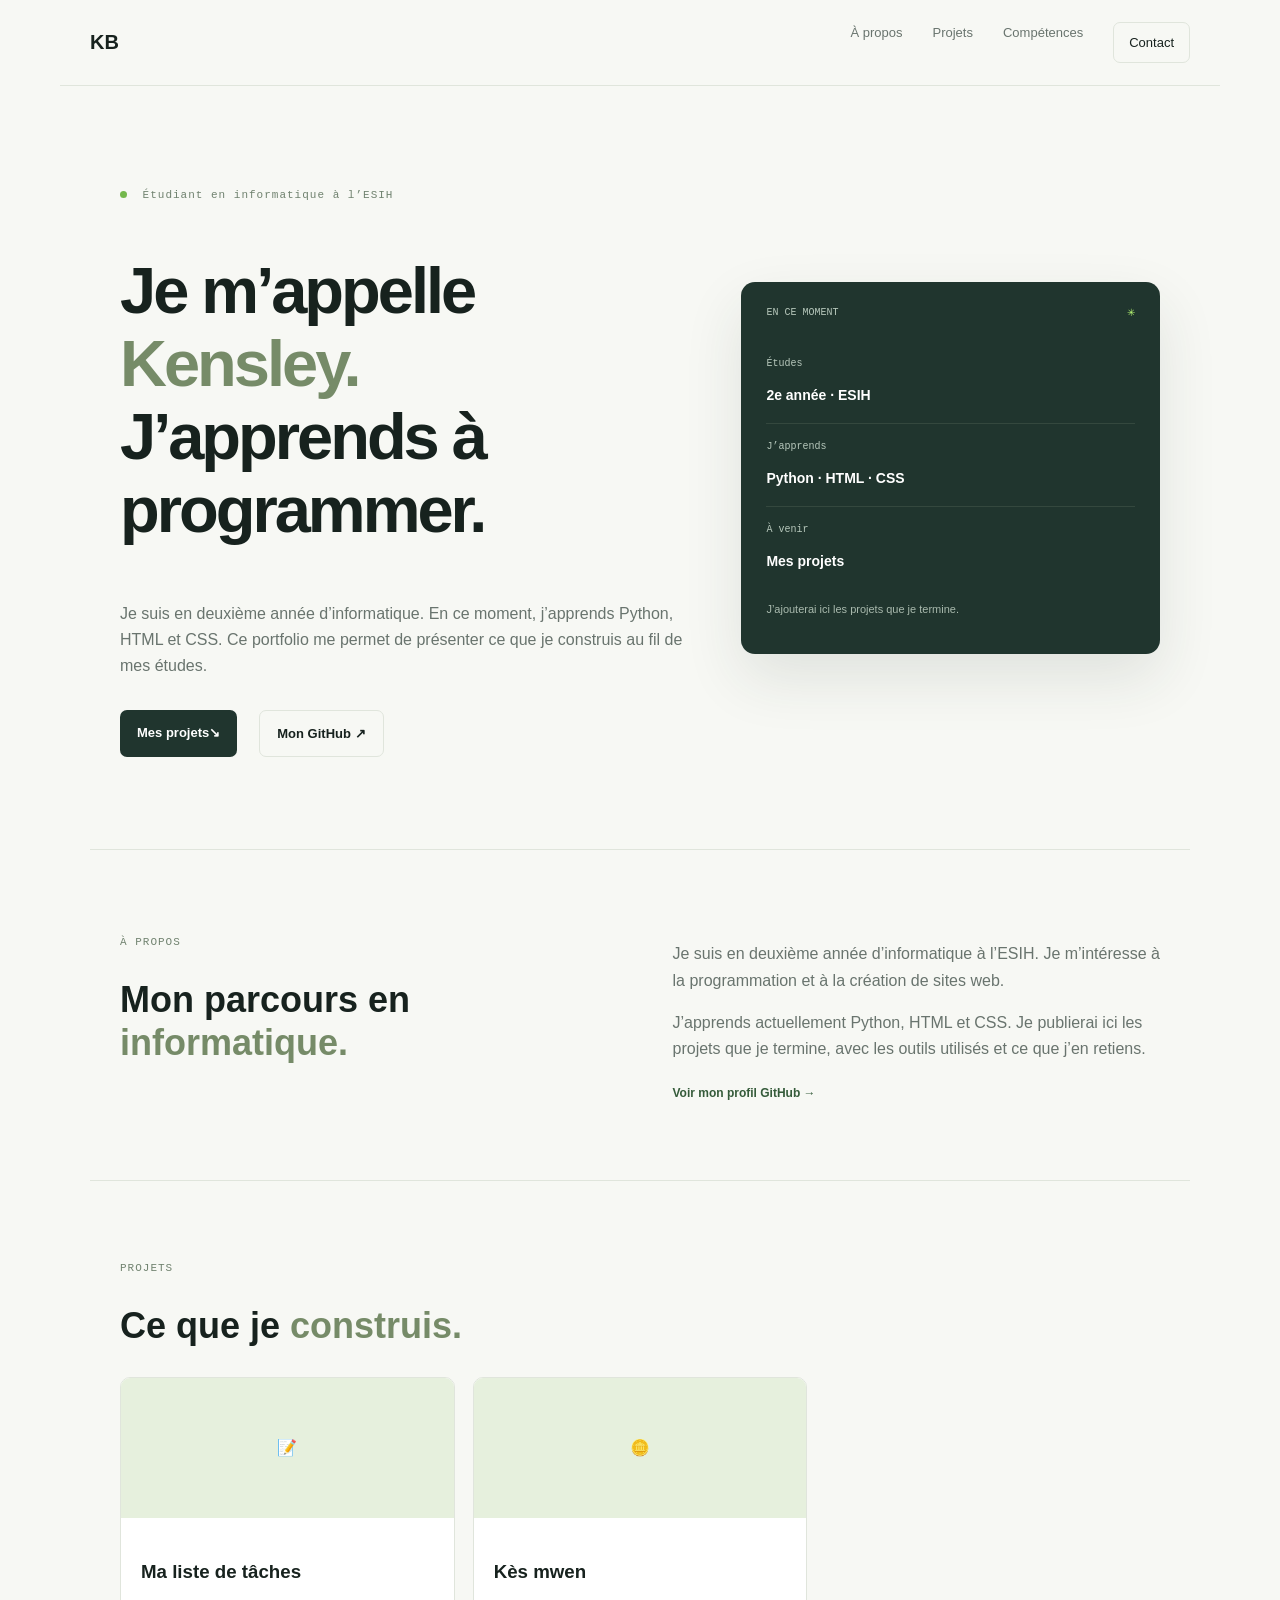
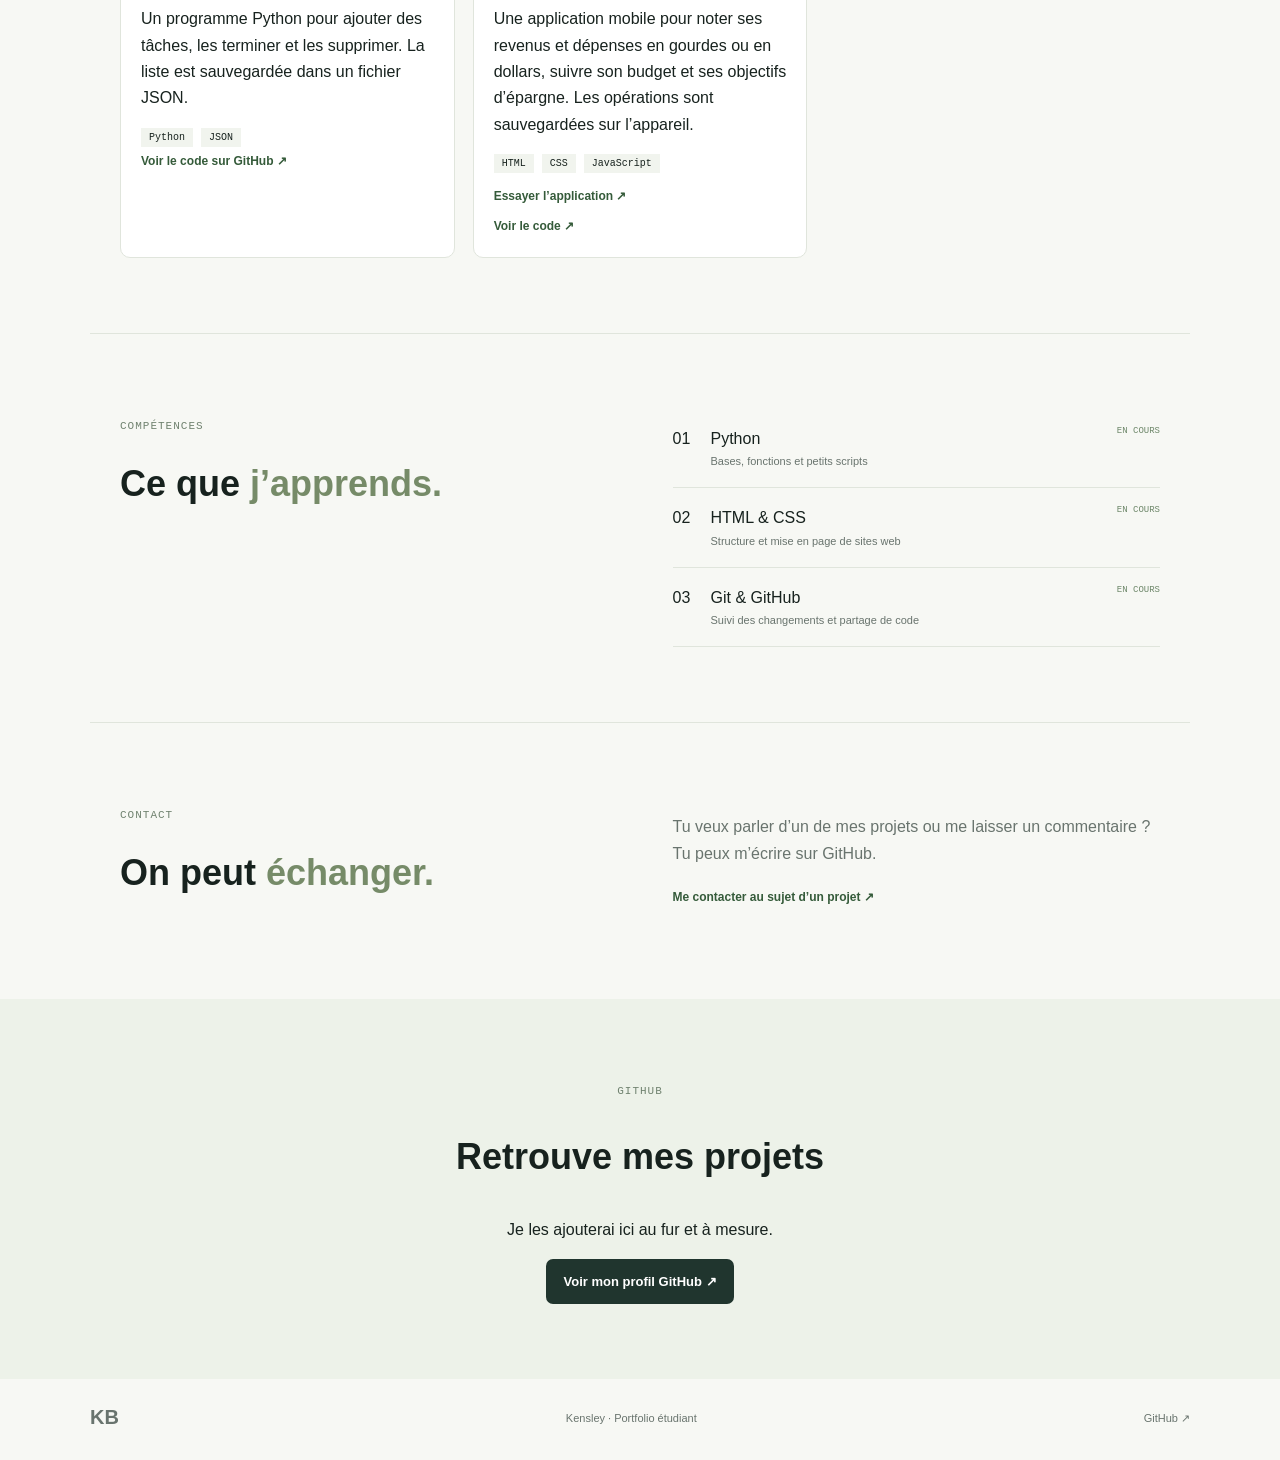
<file: index.html>
<!doctype html>
<html lang="fr">
<head>
  <meta charset="utf-8">
  <meta name="viewport" content="width=device-width, initial-scale=1">
  <meta name="description" content="Portfolio de Kensley, étudiant en informatique à l’ESIH.">
  <title>Kensley — Portfolio</title>
  <link rel="stylesheet" href="style.css">
</head>
<body>
  <header class="topbar"><a class="brand" href="#accueil">KB</a><nav aria-label="Navigation principale"><a href="#apropos">À propos</a><a href="#projets">Projets</a><a href="#competences">Compétences</a><a class="contact-link" href="#contact">Contact</a></nav></header>
  <main>
    <section class="hero" id="accueil">
      <div class="hero-copy"><p class="eyebrow"><span class="status-dot"></span> Étudiant en informatique à l’ESIH</p><h1>Je m’appelle <span>Kensley.</span><br>J’apprends à programmer.</h1><p class="intro">Je suis en deuxième année d’informatique. En ce moment, j’apprends Python, HTML et CSS. Ce portfolio me permet de présenter ce que je construis au fil de mes études.</p><div class="actions"><a class="button primary" href="#projets">Mes projets <span aria-hidden="true">↘</span></a><a class="button secondary" href="https://github.com/kensleybadette88-cmd" target="_blank" rel="noreferrer">Mon GitHub ↗</a></div></div>
      <div class="hero-card" aria-label="Mon parcours"><div class="card-top"><span>EN CE MOMENT</span><span class="spark">✳</span></div><div class="profile-facts"><p><span>Études</span><strong>2e année · ESIH</strong></p><p><span>J’apprends</span><strong>Python · HTML · CSS</strong></p><p><span>À venir</span><strong>Mes projets</strong></p></div><p class="card-note">J’ajouterai ici les projets que je termine.</p></div>
    </section>
    <section class="section about" id="apropos"><div class="section-heading"><p class="eyebrow">À PROPOS</p><h2>Mon parcours en <span>informatique.</span></h2></div><div class="about-text"><p>Je suis en deuxième année d’informatique à l’ESIH. Je m’intéresse à la programmation et à la création de sites web.</p><p>J’apprends actuellement Python, HTML et CSS. Je publierai ici les projets que je termine, avec les outils utilisés et ce que j’en retiens.</p><a class="text-link" href="https://github.com/kensleybadette88-cmd" target="_blank" rel="noreferrer">Voir mon profil GitHub →</a></div></section>
    <section class="section projects" id="projets"><div class="section-heading"><p class="eyebrow">PROJETS</p><h2>Ce que je <span>construis.</span></h2></div><div class="project-grid"><article class="project-card">
  <div class="project-visual" aria-hidden="true">📝</div>
  <div class="project-content">
    <h3>Ma liste de tâches</h3>
    <p>Un programme Python pour ajouter des tâches, les terminer et les supprimer. La liste est sauvegardée dans un fichier JSON.</p>
    <div class="tags"><span>Python</span><span>JSON</span></div>
    <a class="text-link" href="https://github.com/kensleybadette88-cmd/liste-de-taches" target="_blank" rel="noreferrer">Voir le code sur GitHub ↗</a>
  </div>
</article>
<article class="project-card">
  <div class="project-visual" aria-hidden="true">🪙</div>
  <div class="project-content">
    <h3>Kès mwen</h3>
    <p>Une application mobile pour noter ses revenus et dépenses en gourdes ou en dollars, suivre son budget et ses objectifs d’épargne. Les opérations sont sauvegardées sur l’appareil.</p>
    <div class="tags"><span>HTML</span><span>CSS</span><span>JavaScript</span></div>
    <div class="project-links"><a class="text-link" href="https://kensleybadette88-cmd.github.io/kes-mwen/">Essayer l’application ↗</a><a class="text-link" href="https://github.com/kensleybadette88-cmd/kensleybadette88-cmd.github.io/tree/main/kes-mwen" target="_blank" rel="noreferrer">Voir le code ↗</a></div>
  </div>
</article></div></section>
    <section class="section skills" id="competences"><div class="section-heading"><p class="eyebrow">COMPÉTENCES</p><h2>Ce que <span>j’apprends.</span></h2></div><div class="skill-list"><div><span class="skill-number">01</span><span class="skill-name">Python</span><span class="skill-detail">Bases, fonctions et petits scripts</span><span class="skill-level">EN COURS</span></div><div><span class="skill-number">02</span><span class="skill-name">HTML & CSS</span><span class="skill-detail">Structure et mise en page de sites web</span><span class="skill-level">EN COURS</span></div><div><span class="skill-number">03</span><span class="skill-name">Git & GitHub</span><span class="skill-detail">Suivi des changements et partage de code</span><span class="skill-level">EN COURS</span></div></div></section>
    <section class="section contact" id="contact"><div class="section-heading"><p class="eyebrow">CONTACT</p><h2>On peut <span>échanger.</span></h2></div><div class="about-text"><p>Tu veux parler d’un de mes projets ou me laisser un commentaire ? Tu peux m’écrire sur GitHub.</p><a class="text-link" href="https://github.com/kensleybadette88-cmd/liste-de-taches/issues/new" target="_blank" rel="noreferrer">Me contacter au sujet d’un projet ↗</a></div></section>
    <section class="closing"><p class="eyebrow">GITHUB</p><h2>Retrouve mes projets</h2><p>Je les ajouterai ici au fur et à mesure.</p><a class="button primary" href="https://github.com/kensleybadette88-cmd" target="_blank" rel="noreferrer">Voir mon profil GitHub ↗</a></section>
  </main>
  <footer><a class="brand" href="#accueil">KB</a><span>Kensley · Portfolio étudiant</span><a href="https://github.com/kensleybadette88-cmd" target="_blank" rel="noreferrer">GitHub ↗</a></footer>
</body>
</html>
</file>
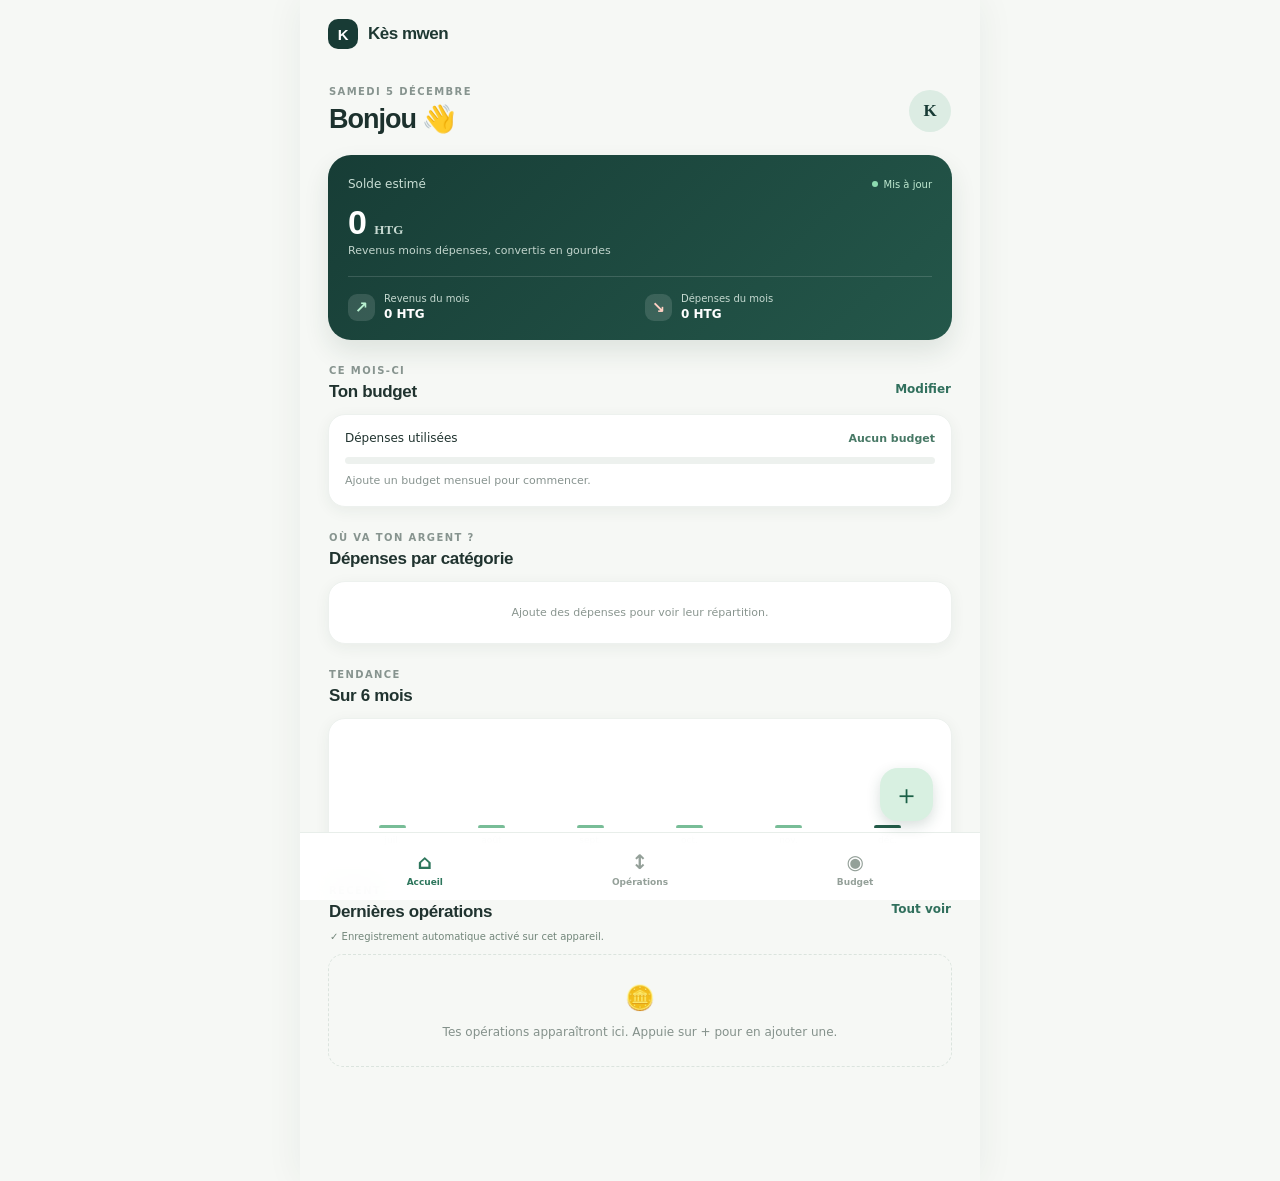
<file: kes-mwen/index.html>
<!doctype html>
<html lang="fr">
<head>
  <meta charset="utf-8">
  <meta name="viewport" content="width=device-width, initial-scale=1, viewport-fit=cover">
  <meta name="theme-color" content="#183b35">
  <meta name="description" content="Kès mwen, ton carnet simple pour suivre revenus, dépenses et épargne.">
  <link rel="manifest" href="manifest.webmanifest">
  <link rel="icon" href="icon.svg" type="image/svg+xml">
  <link rel="stylesheet" href="style.css">
  <link rel="stylesheet" href="goals.css">
  <title>Kès mwen</title>
</head>
<body>
  <header class="topbar">
    <a class="brand" href="#accueil" aria-label="Kès mwen, accueil"><span class="brand-mark">K</span><span>Kès mwen</span></a>
    <button class="icon-button" id="install-button" hidden aria-label="Installer l’application" title="Installer">↓</button>
  </header>

  <main>
    <section class="screen active" id="screen-home" aria-labelledby="greeting">
      <div class="greeting-row"><div><p class="eyebrow" id="today-label">MON ESPACE</p><h1 id="greeting">Bonjou 👋</h1></div><span class="avatar">K</span></div>
      <article class="balance-card">
        <div class="card-top"><span>Solde estimé</span><span class="live-dot">Mis à jour</span></div>
        <div class="balance" id="balance-total">0 <small>HTG</small></div>
        <p class="balance-note">Revenus moins dépenses, convertis en gourdes</p>
        <div class="balance-pills"><div><span class="pill-icon income-icon">↗</span><div><small>Revenus du mois</small><strong id="income-total">0 HTG</strong></div></div><div><span class="pill-icon expense-icon">↘</span><div><small>Dépenses du mois</small><strong id="expense-total">0 HTG</strong></div></div></div>
      </article>
      <div class="section-heading"><div><p class="eyebrow">CE MOIS-CI</p><h2>Ton budget</h2></div><button class="text-button" data-go="budget">Modifier</button></div>
      <article class="panel budget-panel"><div class="budget-heading"><span>Dépenses utilisées</span><strong id="budget-label">Aucun budget</strong></div><div class="progress-track"><div id="budget-progress" class="progress-fill"></div></div><p id="budget-message" class="muted">Ajoute un budget mensuel pour commencer.</p></article>
      <div class="section-heading"><div><p class="eyebrow">OÙ VA TON ARGENT ?</p><h2>Dépenses par catégorie</h2></div></div><article class="panel chart-panel"><div id="category-chart" class="chart-list"></div></article>
      <div class="section-heading"><div><p class="eyebrow">TENDANCE</p><h2>Sur 6 mois</h2></div></div><article class="panel chart-panel"><div id="monthly-chart" class="monthly-chart"></div></article>
      <div class="section-heading"><div><p class="eyebrow">RÉCENT</p><h2>Dernières opérations</h2></div><button class="text-button" data-go="history">Tout voir</button></div><p class="save-status"></p>
      <div id="recent-list" class="transaction-list"></div>
    </section>

    <section class="screen" id="screen-history" aria-labelledby="history-title">
      <div class="page-heading"><p class="eyebrow">TON ARGENT</p><h1 id="history-title">Opérations</h1><p class="muted">Garde un œil sur les mouvements de ton argent.</p></div>
      <div class="filter-row"><button class="filter-chip selected" data-filter="all">Tout</button><button class="filter-chip" data-filter="income">Revenus</button><button class="filter-chip" data-filter="expense">Dépenses</button></div>
      <p class="save-status"></p>
      <div id="all-list" class="transaction-list full-list"></div>
    </section>

    <section class="screen" id="screen-budget" aria-labelledby="budget-title">
      <div class="page-heading"><p class="eyebrow">TES REPÈRES</p><h1 id="budget-title">Budget & épargne</h1><p class="muted">Choisis des objectifs simples qui te ressemblent.</p></div>
      <article class="panel settings-panel"><div class="panel-title"><span class="setting-icon">◎</span><div><h2>Budget mensuel</h2><p>Limite totale de dépenses</p></div></div><form id="budget-form" class="inline-form"><label class="sr-only" for="budget-input">Budget mensuel en gourdes</label><input id="budget-input" inputmode="decimal" placeholder="Ex. 15 000" autocomplete="off"><span>HTG</span><button class="small-button">Enregistrer</button></form></article>
      <article class="panel settings-panel"><div class="panel-title"><span class="setting-icon save-icon">✦</span><div><h2>Objectifs d’épargne</h2><p>Indique séparément ce que tu as déjà mis de côté</p></div></div><div id="goals-list" class="goals-list"></div><form id="goal-form" class="inline-form goal-form"><label class="sr-only" for="goal-name-input">Nom de l’objectif</label><input id="goal-name-input" placeholder="Nom, ex. Études" maxlength="35"><label class="sr-only" for="goal-input">Montant de l’objectif en gourdes</label><input id="goal-input" inputmode="decimal" placeholder="Objectif HTG" autocomplete="off"><button class="small-button">Ajouter</button></form></article>
      <article class="panel settings-panel"><div class="panel-title"><span class="setting-icon rate-icon">$</span><div><h2>Taux de change</h2><p>Gourdes pour 1 dollar américain</p></div></div><form id="rate-form" class="inline-form"><label class="sr-only" for="rate-input">Taux HTG pour 1 USD</label><input id="rate-input" inputmode="decimal" placeholder="Ex. 130" autocomplete="off"><span>HTG / USD</span><button class="small-button">Enregistrer</button></form><p class="hint">Entre un taux fiable toi-même. Il sera conservé avec chaque opération en dollars.</p></article>
      <article class="panel settings-panel"><div class="panel-title"><span class="setting-icon">＋</span><div><h2>Mes catégories</h2><p>Ajoute tes propres catégories</p></div></div><form id="category-form" class="inline-form"><label class="sr-only" for="category-new">Nom de la catégorie</label><input id="category-new" maxlength="24" placeholder="Ex. Factures, animaux…"><button class="small-button">Ajouter</button></form><div id="custom-category-list" class="category-chips"></div></article>
      <article class="panel settings-panel"><div class="panel-title"><span class="setting-icon rate-icon">⇧</span><div><h2>Sauvegarde & export</h2><p>Garde une copie de tes données</p></div></div><div class="action-grid"><button class="outline-button" id="export-csv">Exporter CSV</button><button class="outline-button" id="export-backup">Sauvegarder</button><label class="outline-button file-button" for="import-backup">Restaurer une copie<input id="import-backup" type="file" accept="application/json" hidden></label></div></article>
      <article class="panel settings-panel"><div class="panel-title"><span class="setting-icon rate-icon">⌑</span><div><h2>Code PIN</h2><p id="pin-status">Aucun code configuré</p></div></div><form id="pin-form" class="inline-form"><label class="sr-only" for="pin-input">Code PIN de 4 à 8 chiffres</label><input id="pin-input" inputmode="numeric" pattern="[0-9]{4,8}" maxlength="8" placeholder="4 à 8 chiffres" autocomplete="new-password"><button class="small-button" id="pin-submit">Activer</button></form><button class="text-button remove-pin" id="remove-pin" hidden>Retirer le code PIN</button><p class="hint">Le PIN ajoute une barrière simple sur cet appareil; ce n’est pas un coffre-fort et ne chiffre pas les données.</p></article>
      <p class="privacy-note">🔒 Tes données restent dans ce navigateur. Elles ne sont pas synchronisées entre appareils.</p>
    </section>
  </main>

  <button class="fab" id="add-button" aria-label="Ajouter une opération">＋</button>
  <nav class="bottom-nav" aria-label="Navigation principale"><button class="nav-item active" data-tab="home"><span>⌂</span>Accueil</button><button class="nav-item" data-tab="history"><span>↕</span>Opérations</button><button class="nav-item" data-tab="budget"><span>◉</span>Budget</button></nav>

  <div class="modal-backdrop" id="modal" hidden>
    <section class="sheet" role="dialog" aria-modal="true" aria-labelledby="form-title">
      <div class="sheet-handle"></div><div class="sheet-header"><div><p class="eyebrow">OPÉRATION</p><h2 id="form-title">Ajouter un mouvement</h2></div><button class="close-button" id="close-modal" aria-label="Fermer">×</button></div>
      <form id="transaction-form">
        <div class="type-switch"><button type="button" class="type-option selected" data-type="expense">Dépense</button><button type="button" class="type-option" data-type="income">Revenu</button></div>
        <label class="field-label" for="amount-input">Montant</label><div class="amount-field"><input id="amount-input" inputmode="decimal" placeholder="0,00" required autocomplete="off"><select id="currency-input" aria-label="Devise"><option value="HTG">HTG</option><option value="USD">USD</option></select></div>
        <p id="rate-hint" class="hint rate-hint" hidden></p>
        <label class="field-label" for="description-input">Description <span class="muted">(facultatif)</span></label><input class="text-input" id="description-input" maxlength="70" placeholder="Ex. Transport, salaire…">
        <label class="field-label" for="category-input">Catégorie</label><select class="text-input" id="category-input"><option>Alimentation</option><option>Transport</option><option>Logement</option><option>Études</option><option>Santé</option><option>Loisirs</option><option>Travail</option><option>Épargne</option><option>Autre</option></select>
        <label class="field-label" for="date-input">Date</label><input class="text-input" id="date-input" type="date" required>
        <button class="submit-button" type="submit">Enregistrer l’opération</button>
      </form>
    </section>
  </div>
  <div class="lock-screen" id="lock-screen" hidden><div class="lock-card"><span class="brand-mark lock-mark">K</span><p class="eyebrow">KÈS MWEN</p><h1>Entre ton code PIN</h1><form id="unlock-form"><label class="sr-only" for="unlock-pin">Code PIN</label><input id="unlock-pin" inputmode="numeric" pattern="[0-9]{4,8}" maxlength="8" type="password" placeholder="••••" autocomplete="current-password" required><button class="submit-button">Déverrouiller</button></form><p class="hint" id="unlock-message">Tes données sont enregistrées sur cet appareil.</p></div></div>
  <div class="toast" id="toast" role="status" aria-live="polite"></div>
  <script src="app.js" defer></script>
</body>
</html>
</file>
<file: style.css>
:root{--ink:#17221e;--muted:#69746e;--paper:#f7f8f4;--green:#bafa75;--line:#e0e5dc;--deep:#20352e;--mono:monospace;--sans:Arial,sans-serif}*{box-sizing:border-box}html{scroll-behavior:smooth}body{margin:0;background:var(--paper);color:var(--ink);font-family:var(--sans);line-height:1.65}a{color:inherit;text-decoration:none}.topbar,footer{max-width:1160px;margin:auto;padding:22px 30px;display:flex;justify-content:space-between;align-items:center}.topbar{border-bottom:1px solid var(--line)}.brand{font-weight:800;font-size:20px}.topbar nav{display:flex;gap:30px;font-size:13px}.topbar nav a:not(.contact-link){color:var(--muted)}.contact-link{border:1px solid var(--line);padding:9px 15px;border-radius:7px}.hero{max-width:1100px;margin:auto;min-height:560px;padding:92px 30px;display:grid;grid-template-columns:1.15fr .85fr;align-items:center;gap:55px}.eyebrow{font:11px var(--mono);letter-spacing:1px;color:#70826f}.status-dot{display:inline-block;width:7px;height:7px;background:#74b84c;border-radius:50%;margin-right:8px}.hero h1{font-size:clamp(40px,5.2vw,65px);line-height:1.12;letter-spacing:-3px}.hero h1 span,.section-heading h2 span{color:#768b68}.intro,.about-text{color:var(--muted)}.actions{display:flex;gap:12px;margin-top:30px}.button{display:inline-flex;padding:12px 17px;border-radius:7px;font-size:13px;font-weight:700}.primary{background:var(--deep);color:white}.secondary{border:1px solid var(--line);margin-left:10px}.hero-card{background:var(--deep);color:white;border-radius:14px;padding:25px;box-shadow:0 24px 60px #20352e1c}.card-top{display:flex;justify-content:space-between;color:#b7c8bc;font:10px var(--mono)}.spark{color:var(--green)}.code-window{background:#182821;border:1px solid #34483e;border-radius:8px;margin-top:25px;padding:18px}.code-window pre{white-space:pre-wrap;font:12px/2 var(--mono);color:#e0eadf}.code-purple{color:#d6a5ff}.code-yellow{color:#ffe38d}.code-green{color:var(--green)}.code-blue{color:#9dd5ff}.card-note{color:#a9baae;font-size:11px}.section{max-width:1100px;margin:auto;padding:75px 30px;border-top:1px solid var(--line)}.about,.skills,.contact{display:grid;grid-template-columns:1fr 1fr;gap:65px}.section-heading h2{font-size:36px;line-height:1.2}.text-link{color:#355b3a;font-weight:bold;font-size:12px}.projects{padding-top:70px}.project-grid{display:grid;grid-template-columns:repeat(3,1fr);gap:18px;margin-top:25px}.project-card{background:white;border:1px solid var(--line);border-radius:10px;overflow:hidden}.project-visual{height:140px;display:grid;place-items:center;background:#e6f0dd}.project-content{padding:20px}.tags{display:flex;gap:8px}.tags span{background:#f1f4ee;padding:4px 8px;font:10px var(--mono)}.skill-list>div{display:grid;grid-template-columns:38px 1fr auto;padding:17px 0;border-bottom:1px solid var(--line)}.skill-detail{grid-column:2;color:var(--muted);font-size:11px}.skill-level{grid-column:3;grid-row:1/3;font:9px var(--mono);color:#6d8769}.closing{text-align:center;padding:75px 20px;background:#edf2e9}.closing h2{font-size:36px}footer{font-size:11px;color:var(--muted)}@media(max-width:760px){.hero{grid-template-columns:1fr;padding:65px 24px;gap:30px}.hero h1{font-size:45px}.section{padding:55px 24px}.about,.skills,.contact{grid-template-columns:1fr;gap:20px}.project-grid{grid-template-columns:1fr 1fr}.topbar nav{gap:12px}.topbar nav a:not(.contact-link){display:none}}@media(max-width:500px){.project-grid{grid-template-columns:1fr}.skill-level{display:none}footer{gap:10px;font-size:9px}}
.profile-facts{margin-top:22px}.profile-facts p{display:flex;flex-direction:column;gap:5px;margin:0;padding:14px 0;border-bottom:1px solid #34483e}.profile-facts p:last-child{border:0}.profile-facts span{font:10px var(--mono);color:#b7c8bc}.profile-facts strong{font-size:14px;color:white}

.profile-facts p{gap:12px;padding:17px 0}.profile-facts span{display:block;margin-bottom:4px}.profile-facts strong{display:block;line-height:1.5}

.project-links{display:grid;gap:10px;margin-top:14px}.project-links .text-link{display:block}
</file>
<file: kes-mwen/style.css>
:root{font-family:'DM Sans',system-ui,sans-serif;color:#20332f;background:#f6f8f5;font-synthesis:none;font-optical-sizing:auto;--green:#183b35;--mint:#d9eee3;--muted:#84928d;--line:#e8eeea;--white:#fff}*{box-sizing:border-box}body{margin:0;min-width:320px;max-width:680px;margin-inline:auto;background:#f6f8f5;min-height:100vh;padding-bottom:calc(90px + env(safe-area-inset-bottom));-webkit-tap-highlight-color:transparent}button,input,select{font:inherit}button{cursor:pointer}.topbar{height:68px;padding:0 22px;display:flex;align-items:center;justify-content:space-between;background:#f6f8f5}.brand{display:flex;align-items:center;gap:10px;text-decoration:none;color:#1e3832;font-family:Manrope,sans-serif;font-weight:800;font-size:17px;letter-spacing:-.5px}.brand-mark{height:30px;width:30px;background:var(--green);color:white;display:grid;place-items:center;border-radius:10px;font-size:15px}.icon-button{border:0;background:white;border-radius:12px;width:40px;height:40px;font-size:22px;color:var(--green)}main{padding:12px 20px 24px}.screen{display:none}.screen.active{display:block}.greeting-row{display:flex;align-items:center;justify-content:space-between;margin:6px 1px 20px}.eyebrow{font-size:10px;letter-spacing:1.4px;font-weight:700;color:#87948f;margin:0 0 6px}.greeting-row h1,.page-heading h1{font:800 27px Manrope,sans-serif;letter-spacing:-1px;margin:0;color:#1c312d}.avatar{width:42px;height:42px;display:grid;place-items:center;border-radius:50%;background:#dcece3;color:var(--green);font:700 17px Manrope}.balance-card{border-radius:23px;background:linear-gradient(137deg,#173d36,#24574a);padding:22px 20px 19px;color:white;box-shadow:0 12px 26px #1c43301c}.card-top{display:flex;justify-content:space-between;align-items:center;color:#c8ddd4;font-size:12px}.live-dot{font-size:10px;color:#bfe9d1}.live-dot:before{content:'';display:inline-block;width:6px;height:6px;margin:0 6px 1px 0;border-radius:50%;background:#8cdbb0}.balance{font:800 34px Manrope,sans-serif;letter-spacing:-1px;margin:12px 0 2px}.balance small{font:600 13px 'DM Sans';letter-spacing:0;color:#c6d9d1}.balance-note{margin:0;color:#c1d4cc;font-size:11px}.balance-pills{display:grid;grid-template-columns:1fr 1fr;gap:10px;border-top:1px solid #ffffff25;margin-top:19px;padding-top:16px}.balance-pills>div{display:flex;align-items:center;gap:9px;min-width:0}.balance-pills small,.balance-pills strong{display:block}.balance-pills small{font-size:10px;color:#c5d9d0;margin-bottom:3px}.balance-pills strong{font-size:12px;white-space:nowrap}.pill-icon{width:27px;height:27px;border-radius:9px;display:grid;place-items:center;font-weight:700}.income-icon{background:#ffffff21;color:#b7f0d0}.expense-icon{background:#ffffff21;color:#ffd0c3}.section-heading{display:flex;align-items:end;justify-content:space-between;margin:25px 1px 12px}.section-heading h2,.panel h2{font:700 17px Manrope,sans-serif;margin:0;letter-spacing:-.35px}.text-button{border:0;background:none;color:#31705d;font-size:12px;font-weight:700;padding:6px 0}.panel{background:white;border:1px solid #edf1ee;border-radius:17px;padding:16px;box-shadow:0 4px 15px #253d3010}.budget-heading{display:flex;justify-content:space-between;font-size:12px;align-items:center}.budget-heading strong{font-size:11px;color:#487966}.progress-track{height:7px;background:#edf1ee;border-radius:9px;overflow:hidden;margin-top:12px}.progress-fill{height:100%;width:0;background:#63b58d;border-radius:9px;transition:width .25s}.progress-fill.over{background:#e98672}.green-fill{background:#59aa80}.muted{color:#87938f;font-size:12px;line-height:1.5}.budget-panel .muted{margin:9px 0 0;font-size:11px}.transaction-list{display:grid;gap:9px}.transaction-row{display:flex;align-items:center;gap:11px;background:white;padding:12px;border-radius:14px;border:1px solid #edf1ee}.transaction-icon{height:39px;width:39px;border-radius:13px;background:#eef5f0;display:grid;place-items:center;font-size:17px;flex:none}.transaction-icon.expense{background:#fff1ed}.transaction-main{flex:1;min-width:0}.transaction-main strong,.transaction-main small{display:block}.transaction-main strong{font-size:12px;white-space:nowrap;overflow:hidden;text-overflow:ellipsis}.transaction-main small{font-size:10px;color:#8b9791;margin-top:4px}.transaction-value{text-align:right;font-size:12px;font-weight:700;white-space:nowrap}.transaction-value.income{color:#3d9870}.transaction-value.expense{color:#263934}.transaction-value small{display:block;color:#8c9993;font-weight:500;font-size:9px;margin-top:3px}.empty-state{padding:25px 16px;text-align:center;border:1px dashed #dbe4de;border-radius:15px;color:#84918b;font-size:12px;line-height:1.55}.empty-state span{display:block;font-size:24px;margin-bottom:6px}.page-heading{padding:8px 1px 16px}.page-heading h1{font-size:28px}.page-heading>.muted{margin:7px 0 0}.filter-row{display:flex;gap:8px;margin:1px 0 14px}.filter-chip{border:1px solid #e3eae5;color:#718079;background:#fff;padding:8px 14px;border-radius:20px;font-size:11px;font-weight:600}.filter-chip.selected{background:var(--green);border-color:var(--green);color:white}.full-list{gap:9px}.settings-panel{margin-bottom:12px;padding:17px}.panel-title{display:flex;align-items:center;gap:11px}.setting-icon{width:37px;height:37px;border-radius:12px;background:#e9f2eb;color:#36765d;display:grid;place-items:center;font-size:21px}.save-icon{background:#fff3df;color:#c48a32}.rate-icon{background:#eef0fa;color:#59699e;font-weight:700}.panel-title h2{font-size:14px}.panel-title p{margin:4px 0 0;color:#89958f;font-size:10px}.inline-form{display:flex;align-items:center;gap:7px;margin-top:16px}.inline-form input{min-width:0;flex:1;border:1px solid #e4ebe6;background:#fafcfb;border-radius:10px;height:40px;padding:0 11px;outline:none}.inline-form input:focus,.text-input:focus,.amount-field input:focus{border-color:#79aa90;box-shadow:0 0 0 3px #dcefe3}.inline-form>span{color:#78867e;font-size:10px;white-space:nowrap}.small-button{border:0;background:var(--green);color:white;border-radius:10px;height:40px;padding:0 12px;font-size:10px;font-weight:700;white-space:nowrap}.goal-progress-wrap{display:flex;align-items:center;gap:10px;margin-top:17px}.goal-progress-wrap .progress-track{margin:0;flex:1}.goal-progress-wrap strong{font-size:11px;color:#54816a}.hint{font-size:10px;color:#84918b;line-height:1.45;margin:10px 0 0}.privacy-note{font-size:10px;color:#8a9790;text-align:center;padding:10px 12px;line-height:1.5}.bottom-nav{position:fixed;z-index:5;bottom:0;left:50%;transform:translateX(-50%);width:min(100%,680px);height:calc(68px + env(safe-area-inset-bottom));padding:5px 18px env(safe-area-inset-bottom);display:flex;justify-content:space-around;align-items:center;background:#ffffffed;backdrop-filter:blur(15px);border-top:1px solid #e8eeea}.nav-item{border:0;background:none;display:flex;flex-direction:column;align-items:center;gap:3px;color:#94a099;font-size:9px;font-weight:600;min-width:65px}.nav-item span{font-size:20px;line-height:23px}.nav-item.active{color:#2d765c}.fab{position:fixed;z-index:6;bottom:calc(79px + env(safe-area-inset-bottom));left:calc(50% + min(310px, 50vw) - 69px);width:53px;height:53px;border:0;border-radius:18px;background:#d8f0e1;color:#1b6047;box-shadow:0 5px 14px #193f312b;font-size:27px;font-weight:400}.modal-backdrop{position:fixed;z-index:10;inset:0;background:#11251fc2;display:flex;align-items:end;justify-content:center}.modal-backdrop[hidden]{display:none}.sheet{width:min(100%,560px);max-height:92dvh;overflow:auto;background:#fff;border-radius:24px 24px 0 0;padding:9px 21px calc(22px + env(safe-area-inset-bottom));animation:rise .2s ease-out}@keyframes rise{from{transform:translateY(30px);opacity:.6}to{transform:translateY(0);opacity:1}}.sheet-handle{width:37px;height:4px;border-radius:5px;background:#dbe2dd;margin:0 auto 18px}.sheet-header{display:flex;justify-content:space-between;align-items:center;margin-bottom:17px}.sheet-header h2{font:700 18px Manrope,sans-serif;margin:0}.close-button{border:0;background:#f1f4f1;color:#53635a;width:33px;height:33px;border-radius:50%;font-size:22px}.type-switch{display:grid;grid-template-columns:1fr 1fr;gap:4px;background:#f0f3f1;border-radius:12px;padding:4px;margin-bottom:18px}.type-option{border:0;background:transparent;border-radius:9px;height:35px;color:#7f8c85;font-size:12px;font-weight:600}.type-option.selected{color:#1d5542;background:white;box-shadow:0 1px 5px #20352e18}.field-label{display:block;font-size:11px;color:#5e6d65;font-weight:600;margin:13px 0 7px}.amount-field{display:flex;border:1px solid #e3eae5;border-radius:11px;overflow:hidden;height:48px}.amount-field input{flex:1;min-width:0;border:0;outline:0;padding:0 12px;font:700 20px Manrope,sans-serif}.amount-field select{border:0;background:#f5f8f5;padding:0 12px;color:#537061;font-size:12px;font-weight:700;outline:0}.text-input{width:100%;height:43px;border:1px solid #e3eae5;border-radius:10px;background:#fff;padding:0 11px;outline:0;font-size:12px;color:#33443c}.submit-button{width:100%;height:47px;border:0;border-radius:12px;background:var(--green);color:#fff;font-size:12px;font-weight:700;margin-top:20px}.toast{position:fixed;z-index:20;bottom:calc(150px + env(safe-area-inset-bottom));left:50%;transform:translate(-50%,10px);background:#203a32;color:#fff;padding:11px 16px;border-radius:12px;font-size:11px;opacity:0;pointer-events:none;transition:.2s;white-space:nowrap}.toast.show{opacity:1;transform:translate(-50%,0)}.sr-only{position:absolute;width:1px;height:1px;padding:0;margin:-1px;overflow:hidden;clip:rect(0,0,0,0);white-space:nowrap;border:0}
@media(min-width:600px){body{box-shadow:0 0 35px #243d3010;min-height:100vh}main{padding-inline:28px}.topbar{padding-inline:28px}.fab{left:calc(50% + 240px)}.sheet{border-radius:24px;margin-bottom:20px}.modal-backdrop{align-items:center}}
.transaction-main{flex:1}.transaction-actions{display:flex;gap:3px;margin-left:4px}.row-action{width:29px;height:31px;border:0;background:#f3f7f4;border-radius:8px;color:#567364;font-size:14px}.row-action.delete{color:#bd7164}.chart-panel{padding:14px 15px}.chart-list{display:grid;gap:13px}.chart-item{display:grid;grid-template-columns:minmax(74px,1fr) 2fr auto;gap:9px;align-items:center;font-size:10px}.chart-item span:first-child{overflow:hidden;text-overflow:ellipsis;white-space:nowrap;color:#66756d}.chart-track{height:7px;background:#edf2ef;border-radius:8px;overflow:hidden}.chart-track i{display:block;height:100%;background:#64ad86;border-radius:8px}.chart-item strong{font-size:10px;color:#3d594a;white-space:nowrap}.chart-empty{color:#89958f;font-size:11px;text-align:center;padding:10px}.monthly-chart{height:112px;display:flex;align-items:end;justify-content:space-around;gap:8px;padding:4px 3px 0}.month-bar{height:100%;flex:1;display:flex;flex-direction:column;justify-content:end;align-items:center;gap:7px}.month-bar i{width:min(27px,75%);height:var(--bar-height);min-height:3px;background:#78bd97;border-radius:6px 6px 2px 2px}.month-bar.current i{background:#245b49}.month-bar span{font-size:9px;color:#86928c}.goals-list{display:grid;gap:11px;margin-top:14px}.goal-row{padding:11px;background:#f8faf8;border-radius:12px}.goal-row-top{display:flex;justify-content:space-between;align-items:center;font-size:11px}.goal-row-top strong{font-size:11px}.goal-row-top span{color:#6c8074;font-size:10px}.goal-row .progress-track{margin-top:9px;height:6px}.goal-row-bottom{display:flex;justify-content:space-between;align-items:center;margin-top:6px;font-size:9px;color:#84918b}.goal-delete{border:0;background:none;color:#b16b61;font-size:10px;padding:3px}.goal-form input:first-of-type{max-width:140px}.category-chips{display:flex;flex-wrap:wrap;gap:7px;margin-top:12px}.category-chip{display:flex;align-items:center;gap:6px;padding:6px 9px;border-radius:20px;background:#f0f5f1;color:#52715f;font-size:10px}.category-chip button{border:0;background:none;color:#b16b61;padding:0;font-size:13px}.action-grid{display:grid;grid-template-columns:1fr 1fr;gap:8px;margin-top:15px}.outline-button{height:39px;display:grid;place-items:center;border:1px solid #dfe9e2;border-radius:10px;background:white;color:#3c7058;font-size:10px;font-weight:700}.file-button{grid-column:1 / -1}.remove-pin{margin-top:10px;color:#a05e54}.lock-screen{position:fixed;z-index:30;inset:0;background:#f6f8f5;display:grid;place-items:center;padding:24px}.lock-screen[hidden]{display:none}.lock-card{width:min(100%,360px);padding:30px 22px;text-align:center;background:white;border:1px solid #e9efeb;border-radius:23px;box-shadow:0 10px 32px #203b3010}.lock-mark{margin:0 auto 18px;width:42px;height:42px;font-size:20px}.lock-card h1{font:700 22px Manrope,sans-serif;margin:0 0 20px}.lock-card input{width:100%;height:48px;border:1px solid #e0e8e2;border-radius:11px;text-align:center;font-size:20px;letter-spacing:8px;outline:none}.lock-card .submit-button{margin-top:12px}.category-field-label{margin-top:13px}.goal-form .small-button{margin-left:auto}
</file>
<file: kes-mwen/goals.css>
.goal-save-form{display:flex;gap:7px;margin-top:9px}.goal-save-form input{height:34px;min-width:0;flex:1;border:1px solid #e3eae5;border-radius:9px;padding:0 9px;font-size:10px;outline:none}.goal-save-form button{border:0;border-radius:9px;background:#e7f1e9;color:#417459;padding:0 10px;font-size:9px;font-weight:700;white-space:nowrap}
.save-status{margin:-4px 2px 10px;color:#72867a;font-size:10px;line-height:1.4}
</file>
